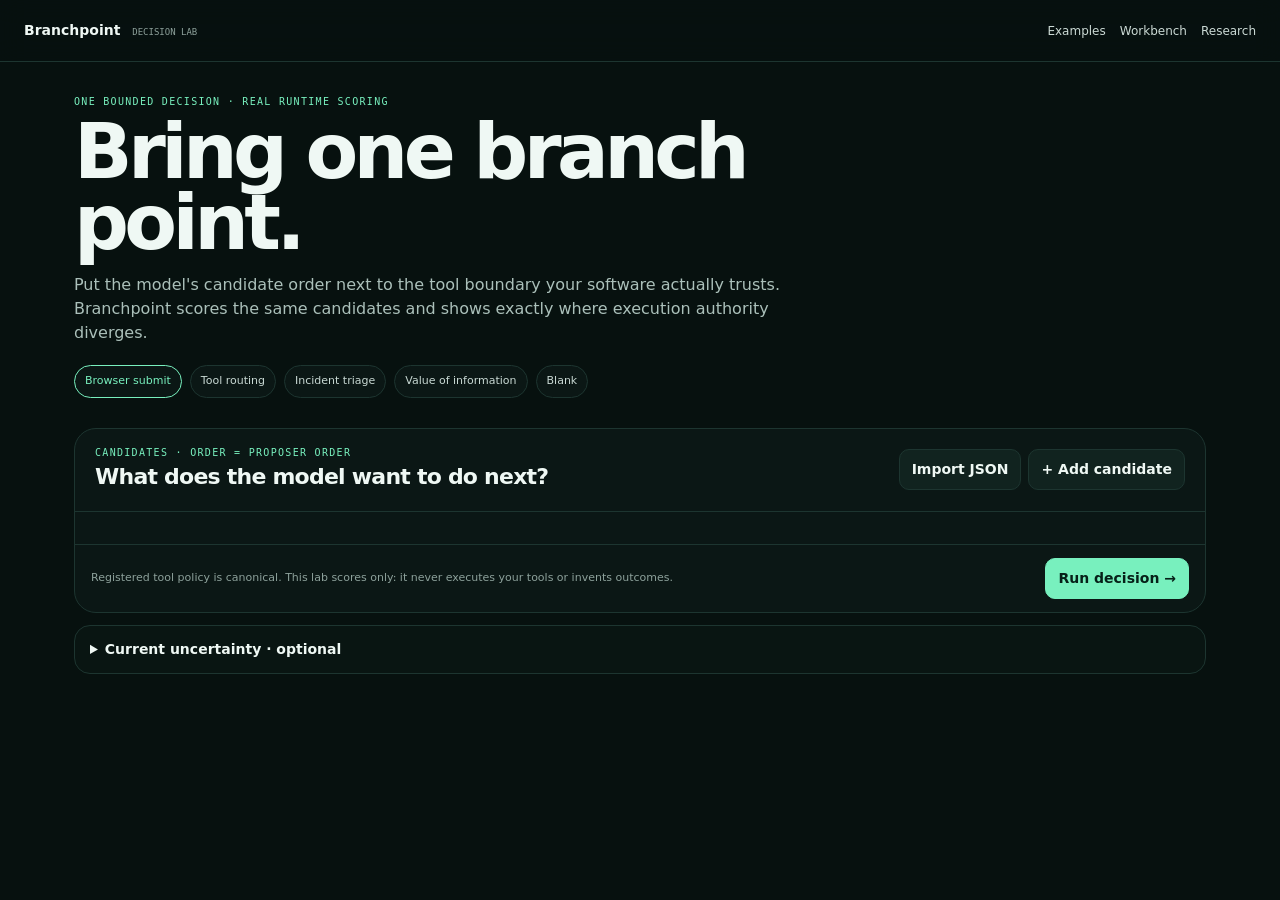
<file: branchpoint/templates/decision_lab.html>
<!doctype html>
<html lang="en"><head><meta charset="utf-8"><meta name="viewport" content="width=device-width,initial-scale=1">
<title>Branchpoint · Decision Lab</title>
<style>
:root{--bg:#07110f;--paper:#0b1715;--paper2:#0e1d1a;--ink:#eff8f4;--muted:#8da19b;--line:#1d3530;--mint:#78f0be;--amber:#ffc96f;--red:#ff8f8f;--blue:#91b8ff}
*{box-sizing:border-box}body{margin:0;background:var(--bg);color:var(--ink);font:14px/1.5 Inter,system-ui,sans-serif}button,input,textarea,select{font:inherit}.top{height:62px;padding:0 24px;display:flex;align-items:center;justify-content:space-between;border-bottom:1px solid var(--line);position:sticky;top:0;background:#07110fee;backdrop-filter:blur(14px);z-index:5}.brand{font-weight:850}.brand span{font:9px ui-monospace,monospace;color:var(--muted);margin-left:7px}.top nav{display:flex;gap:14px}.top a{color:#cbdad5;text-decoration:none;font-size:12px}
main{max-width:1180px;margin:auto;padding:34px 24px 80px}.hero{max-width:880px}.eyebrow{font:10px ui-monospace,monospace;color:var(--mint);letter-spacing:.13em}.hero h1{font-size:clamp(44px,6vw,78px);line-height:.92;letter-spacing:-.06em;margin:10px 0 15px}.hero p{max-width:760px;color:#abc0ba;font-size:16px;margin:0}.presets{display:flex;gap:8px;flex-wrap:wrap;margin-top:20px}.preset{border:1px solid var(--line);background:var(--paper);color:#c9d9d4;border-radius:999px;padding:7px 10px;cursor:pointer;font-size:11px}.preset.on{border-color:var(--mint);color:var(--mint)}
.stage{margin-top:30px;border:1px solid var(--line);border-radius:22px;background:var(--paper);overflow:hidden}.stage-head{display:flex;justify-content:space-between;gap:16px;align-items:center;padding:18px 20px;border-bottom:1px solid var(--line)}.stage-head h2{font-size:22px;margin:2px 0 0;letter-spacing:-.035em}.stage-head p{margin:0;color:var(--muted);font-size:11px}.btn{border:1px solid var(--line);background:#11231f;color:var(--ink);border-radius:10px;padding:9px 12px;cursor:pointer;font-weight:750}.btn.primary{background:var(--mint);border-color:var(--mint);color:#062018}.btn.ghost{background:transparent}.btn:disabled{opacity:.5;cursor:not-allowed}
.candidates{padding:16px;display:grid;gap:10px}.candidate{border:1px solid #223b35;border-radius:16px;background:#091512;overflow:hidden}.candidate-head{display:flex;justify-content:space-between;align-items:center;gap:12px;padding:12px 13px;border-bottom:1px solid #1a302b}.candidate-order{display:flex;align-items:center;gap:8px}.rank{width:25px;height:25px;border-radius:8px;border:1px solid #365248;display:grid;place-items:center;font:10px ui-monospace,monospace;color:var(--mint)}.candidate-title{font-weight:800}.tiny{font:9px ui-monospace,monospace;color:var(--muted)}.candidate-actions{display:flex;gap:5px}.icon{width:28px;height:28px;border:1px solid var(--line);background:#0d1c19;color:#b8cbc5;border-radius:8px;cursor:pointer}
.candidate-body{display:grid;grid-template-columns:1.25fr .9fr;gap:0}.model-side,.tool-side{padding:13px}.tool-side{border-left:1px solid #1a302b;background:#0c1916}.side-label{font:9px ui-monospace,monospace;letter-spacing:.1em;color:var(--muted);margin-bottom:9px}.tool-side .side-label{color:var(--amber)}.row{display:grid;grid-template-columns:1fr 1fr;gap:8px;margin-bottom:8px}.field label{display:block;font-size:9px;color:var(--muted);margin-bottom:4px}.field input,.field select,.field textarea{width:100%;border:1px solid #223a34;background:#07110f;color:var(--ink);border-radius:8px;padding:8px}.field textarea{min-height:58px;resize:vertical}.three{display:grid;grid-template-columns:repeat(3,1fr);gap:7px}.check{display:flex;align-items:center;gap:7px;color:#c9d9d4;font-size:11px}.check input{accent-color:var(--mint)}.boundary-off{opacity:.42}.contract{margin-top:10px;border-top:1px solid #1a302b;padding-top:9px}.contract summary{cursor:pointer;color:#aabdb7;font-size:10px}.contract textarea{min-height:96px;font:9px/1.45 ui-monospace,monospace}.stage-foot{display:flex;justify-content:space-between;gap:14px;align-items:center;border-top:1px solid var(--line);padding:13px 16px}.stage-foot span{color:var(--muted);font-size:11px}
.uncertainty{margin-top:12px;border:1px solid var(--line);border-radius:16px;background:#091512}.uncertainty summary{cursor:pointer;padding:13px 15px;font-weight:750}.hyp-body{padding:0 15px 15px}.hyp-list{display:grid;gap:7px}.hyp{display:grid;grid-template-columns:90px 1fr 110px auto;gap:7px}.hyp input{width:100%;border:1px solid #223a34;background:#07110f;color:var(--ink);border-radius:8px;padding:8px}
.result{display:none;margin-top:18px}.result.on{display:block}.split{display:grid;grid-template-columns:1fr 54px 1fr;border:1px solid var(--line);border-radius:22px;overflow:hidden;background:var(--paper)}.arm{padding:22px;min-height:220px}.arm.changed{background:#0d211a}.arm-label{font:9px ui-monospace,monospace;letter-spacing:.11em;color:var(--muted)}.arm.changed .arm-label{color:var(--mint)}.arm h2{font-size:31px;letter-spacing:-.045em;margin:16px 0 7px}.arm p{color:var(--muted);margin:0}.scoreline{display:flex;gap:6px;flex-wrap:wrap;margin-top:16px}.pill{border:1px solid #29443b;border-radius:999px;padding:5px 7px;font:9px ui-monospace,monospace;color:#a8beb7}.pill.hot{border-color:#8d6b32;color:var(--amber)}.arrow{display:grid;place-items:center;border-left:1px solid var(--line);border-right:1px solid var(--line);font-size:28px;color:#56736a}
.reason{margin-top:11px;border:1px solid var(--line);border-radius:14px;padding:14px;background:#091512}.reason strong{display:block;margin-bottom:4px}.reason p{margin:0;color:var(--muted);font-size:12px}.ranking{margin-top:11px;border:1px solid var(--line);border-radius:14px;background:#091512}.ranking summary{cursor:pointer;padding:13px 14px;font-weight:750}.ranking-body{padding:0 14px 14px}.rank-row{display:grid;grid-template-columns:42px 1fr repeat(4,88px);gap:8px;align-items:center;padding:9px 0;border-top:1px solid #172a25}.rank-row:first-child{border-top:0}.rank-row small{color:var(--muted)}.rank-row b{font-size:12px}.metric{text-align:right;font:10px ui-monospace,monospace}.metric span{display:block;color:var(--muted);font-size:8px}.raw{white-space:pre-wrap;word-break:break-word;background:#06100e;border:1px solid var(--line);border-radius:10px;padding:10px;font:10px/1.5 ui-monospace,monospace;color:#a9c1ba;max-height:320px;overflow:auto}.handoff{margin-top:11px;border:1px solid var(--line);border-radius:14px;background:#091512;padding:14px;display:flex;justify-content:space-between;gap:14px;align-items:center}.handoff b{display:block}.handoff p{margin:2px 0 0;color:var(--muted);font-size:11px}.handoff-actions{display:flex;gap:7px;flex-wrap:wrap}.copy-status{font:9px ui-monospace,monospace;color:var(--mint);margin-top:5px}
@media(max-width:780px){.candidate-body{grid-template-columns:1fr}.tool-side{border-left:0;border-top:1px solid #1a302b}.split{grid-template-columns:1fr}.arrow{height:44px;border:0;border-top:1px solid var(--line);border-bottom:1px solid var(--line);transform:rotate(90deg)}.rank-row{grid-template-columns:34px 1fr 70px 70px}.rank-row .metric:nth-last-child(-n+2){display:none}.hyp{grid-template-columns:70px 1fr}.hyp input:nth-child(3){grid-column:1}.hyp button{grid-column:2}.row,.three{grid-template-columns:1fr}.stage-head{align-items:flex-start;flex-direction:column}}
</style></head><body>
<header class="top"><div class="brand">Branchpoint <span>DECISION LAB</span></div><nav><a href="/demo">Examples</a><a href="/workbench">Workbench</a><a href="/research">Research</a></nav></header>
<main>
<section class="hero"><div class="eyebrow">ONE BOUNDED DECISION · REAL RUNTIME SCORING</div><h1>Bring one branch point.</h1><p>Put the model's candidate order next to the tool boundary your software actually trusts. Branchpoint scores the same candidates and shows exactly where execution authority diverges.</p>
<div class="presets"><button class="preset on" data-preset="browser">Browser submit</button><button class="preset" data-preset="routing">Tool routing</button><button class="preset" data-preset="incident">Incident triage</button><button class="preset" data-preset="evsi">Value of information</button><button class="preset" data-preset="blank">Blank</button></div></section>

<section class="stage">
<div class="stage-head"><div><div class="eyebrow">CANDIDATES · ORDER = PROPOSER ORDER</div><h2>What does the model want to do next?</h2></div><div style="display:flex;gap:7px;flex-wrap:wrap"><input id="importFile" type="file" accept=".json,application/json" hidden><button class="btn" id="importBtn">Import JSON</button><button class="btn" id="addCandidate">+ Add candidate</button></div></div>
<div class="candidates" id="candidates"></div>
<div class="stage-foot"><span>Registered tool policy is canonical. This lab scores only: it never executes your tools or invents outcomes.</span><button class="btn primary" id="decideBtn">Run decision →</button></div>
</section>

<details class="uncertainty" id="uncertainty"><summary>Current uncertainty · optional</summary><div class="hyp-body"><div class="hyp-list" id="hypotheses"></div><button class="btn ghost" id="addHyp" style="margin-top:8px">+ Add hypothesis</button></div></details>

<section class="result" id="result">
<div class="split">
  <div class="arm"><div class="arm-label">MODEL FIRST</div><h2 id="propName">—</h2><p id="propSub">First item in the submitted candidate order.</p><div class="scoreline" id="propScore"></div></div>
  <div class="arrow">→</div>
  <div class="arm changed" id="runtimeArm"><div class="arm-label">RUNTIME DECISION</div><h2 id="runtimeName">—</h2><p id="runtimeSub">—</p><div class="scoreline" id="runtimeScore"></div></div>
</div>
<div class="reason" id="reason"></div>
<div class="handoff"><div><b>Use this decision in your code</b><p>Copy the exact candidate order and canonical tool policy you just tested.</p><div class="copy-status" id="copyStatus"></div></div><div class="handoff-actions"><button class="btn" id="fullTrajectory">Run full trajectory →</button><button class="btn" id="generatePack">Generate pack</button><button class="btn" id="copyPython">Copy Python</button><button class="btn" id="copyPayload">Copy API payload</button></div></div>
<details class="ranking"><summary>See full ranking and score provenance</summary><div class="ranking-body"><div id="ranking"></div><details style="margin-top:10px"><summary class="tiny">raw response</summary><pre class="raw" id="raw">—</pre></details></div></details>
</section>
</main>
<script>
const $=id=>document.getElementById(id),esc=v=>String(v??'').replace(/[&<>"]/g,m=>({'&':'&amp;','<':'&lt;','>':'&gt;','"':'&quot;'}[m]));
let candidates=[],hypotheses=[],activePreset='browser';
const presetScenario={browser:'browser_action_guard',routing:'tool_routing',incident:'incident_triage'};

const presets={
 browser:{
  candidates:[
   {kind:'intervene',name:'submit_form',goal:.95,info:0,cost:0,risk:0,irreversibility:0,rationale:'The page looks ready; submit immediately.',registered:true,toolCost:.12,toolRisk:.72,reversible:false},
   {kind:'observe',name:'inspect_submission_state',goal:.15,info:.70,cost:0,risk:0,irreversibility:0,rationale:'Verify page/session state before creating an external side effect.',registered:true,toolCost:.02,toolRisk:0,reversible:true}
  ],hypotheses:[]
 },
 routing:{
  candidates:[
   {kind:'retrieve',name:'route_private_account_tool',goal:.90,info:.05,cost:0,risk:0,rationale:'Use account data to answer the request.',registered:true,toolCost:.08,toolRisk:.12,reversible:true,tests:''},
   {kind:'retrieve',name:'route_public_search_tool',goal:.82,info:.28,cost:0,risk:0,rationale:'Use fresh public information.',registered:true,toolCost:.04,toolRisk:0,reversible:true,tests:'H1,H2,H3'},
   {kind:'ask',name:'escalate_for_approval',goal:.45,info:.62,cost:0,risk:0,rationale:'Pause before any state-changing capability is released.',registered:true,toolCost:.03,toolRisk:0,reversible:true,tests:'H1,H2,H3'}
  ],hypotheses:[
   {id:'H1',statement:'The request needs private account data.',p:.33},
   {id:'H2',statement:'The request needs fresh public information.',p:.33},
   {id:'H3',statement:'The request may change external state.',p:.34}
  ]
 },
 incident:{
  candidates:[
   {kind:'observe',name:'read_generic_logs',goal:.20,info:.20,cost:0,risk:0,rationale:'Start with familiar broad service logs.',registered:true,toolCost:.05,toolRisk:0,reversible:true,tests:'H1,H2,H3'},
   {kind:'observe',name:'read_latency_signature',goal:.18,info:.78,cost:0,risk:0,rationale:'Compare release timing, DB queueing, and upstream spans.',registered:true,toolCost:.025,toolRisk:0,reversible:true,tests:'H1,H2,H3'},
   {kind:'intervene',name:'rollback_release',goal:.75,info:0,cost:0,risk:.12,rationale:'Rollback the latest release immediately.',registered:true,toolCost:.18,toolRisk:.18,reversible:true}
  ],hypotheses:[
   {id:'H1',statement:'The release caused the latency spike.',p:.34},
   {id:'H2',statement:'The database is saturated.',p:.33},
   {id:'H3',statement:'An upstream dependency is degraded.',p:.33}
  ]
 },
 evsi:{
  candidates:[
   {kind:'observe',name:'diagnose',goal:0,info:0,cost:0,risk:0,rationale:'Buy evidence only if it improves the downstream intervention.',tests:'H1,H2',registered:true,toolCost:.08,toolRisk:0,reversible:true,experiment:{experiment_id:'diagnostic',outcomes:[{outcome:'leans_h1',likelihoods:{H1:.75,H2:.25}},{outcome:'leans_h2',likelihoods:{H1:.25,H2:.75}}]}},
   {kind:'intervene',name:'fix_h1',goal:1,info:0,cost:0,risk:0,rationale:'Act on H1 now.',registered:true,toolCost:.20,toolRisk:0,reversible:true,intervention:{intervention_id:'fix_h1',utilities:{H1:1,H2:-1}}},
   {kind:'intervene',name:'fix_h2',goal:1,info:0,cost:0,risk:0,rationale:'Act on H2 now.',registered:true,toolCost:.20,toolRisk:0,reversible:true,intervention:{intervention_id:'fix_h2',utilities:{H1:-1,H2:1}}}
  ],
  hypotheses:[
   {id:'H1',statement:'Mechanism one is active.',p:.70},
   {id:'H2',statement:'Mechanism two is active.',p:.30}
  ]
 },
 blank:{candidates:[
   {kind:'observe',name:'inspect_first',goal:.2,info:.5,cost:0,risk:0,rationale:'Gather one useful observation.',registered:true,toolCost:.02,toolRisk:0,reversible:true},
   {kind:'intervene',name:'act_now',goal:.8,info:0,cost:0,risk:0,rationale:'Act immediately.',registered:true,toolCost:.1,toolRisk:.25,reversible:false}
  ],hypotheses:[]}
};

function normalizeCandidate(x={}){return {kind:x.kind||'observe',name:x.name||'new_action',goal:Number(x.goal??0),info:Number(x.info??0),cost:Number(x.cost??0),risk:Number(x.risk??0),irreversibility:Number(x.irreversibility??0),rationale:x.rationale||'',tests:x.tests||'',registered:x.registered!==false,toolCost:Number(x.toolCost??0),toolRisk:Number(x.toolRisk??0),reversible:x.reversible!==false,experimentJson:x.experimentJson??(x.experiment?JSON.stringify(x.experiment,null,2):''),interventionJson:x.interventionJson??(x.intervention?JSON.stringify(x.intervention,null,2):'')}}
function candidateCard(c,i){return '<article class="candidate" data-i="'+i+'"><div class="candidate-head"><div class="candidate-order"><span class="rank">'+(i+1)+'</span><div><div class="candidate-title">'+esc(c.name||'candidate')+'</div><div class="tiny">'+(i===0?'PROPOSER FIRST':'ALTERNATIVE')+'</div></div></div><div class="candidate-actions"><button class="icon" data-up="'+i+'" title="move up">↑</button><button class="icon" data-down="'+i+'" title="move down">↓</button><button class="icon" data-remove="'+i+'" title="remove">×</button></div></div><div class="candidate-body"><div class="model-side"><div class="side-label">MODEL SUBMISSION</div><div class="row"><div class="field"><label>Action name</label><input data-f="name" value="'+esc(c.name)+'"></div><div class="field"><label>Kind</label><select data-f="kind">'+['observe','retrieve','ask','intervene','wait','stop'].map(k=>'<option '+(k===c.kind?'selected':'')+'>'+k+'</option>').join('')+'</select></div></div><div class="three"><div class="field"><label>Goal gain</label><input type="number" min="0" max="1" step=".01" data-f="goal" value="'+c.goal+'"></div><div class="field"><label>Info gain</label><input type="number" min="0" max="1" step=".01" data-f="info" value="'+c.info+'"></div><div class="field"><label>Model risk</label><input type="number" min="0" step=".01" data-f="risk" value="'+c.risk+'"></div></div><div class="field" style="margin-top:8px"><label>Rationale</label><textarea data-f="rationale">'+esc(c.rationale)+'</textarea></div><div class="field" style="margin-top:8px"><label>Tests hypotheses · comma separated</label><input data-f="tests" value="'+esc(c.tests)+'"></div></div><div class="tool-side '+(c.registered?'':'boundary-off')+'"><div class="side-label">REGISTERED TOOL POLICY</div><label class="check"><input type="checkbox" data-f="registered" '+(c.registered?'checked':'')+'> This action has a canonical tool boundary</label><div class="three" style="margin-top:9px"><div class="field"><label>Canonical cost</label><input type="number" min="0" step=".01" data-f="toolCost" value="'+c.toolCost+'"></div><div class="field"><label>Canonical risk</label><input type="number" min="0" step=".01" data-f="toolRisk" value="'+c.toolRisk+'"></div><label class="check" style="align-self:end;padding-bottom:8px"><input type="checkbox" data-f="reversible" '+(c.reversible?'checked':'')+'> reversible</label></div><details class="contract"><summary>Advanced causal contract · optional</summary><div class="field" style="margin-top:8px"><label>ExperimentContract JSON · runtime-owned P(outcome | hypothesis)</label><textarea data-f="experimentJson" placeholder='{"experiment_id":"probe","outcomes":[...]}'>'+esc(c.experimentJson)+'</textarea></div><div class="field" style="margin-top:8px"><label>InterventionContract JSON · utility(action | hypothesis)</label><textarea data-f="interventionJson" placeholder='{"intervention_id":"fix","utilities":{"H1":1,"H2":-1}}'>'+esc(c.interventionJson)+'</textarea></div></details></div></div></article>'}
function renderCandidates(){$('candidates').innerHTML=candidates.map(candidateCard).join('');document.querySelectorAll('.candidate').forEach(card=>{const i=Number(card.dataset.i);card.querySelectorAll('[data-f]').forEach(el=>el.oninput=()=>{const f=el.dataset.f;if(['registered','reversible'].includes(f))candidates[i][f]=el.checked;else if(['goal','info','cost','risk','irreversibility','toolCost','toolRisk'].includes(f))candidates[i][f]=Number(el.value||0);else candidates[i][f]=el.value;if(f==='name')card.querySelector('.candidate-title').textContent=el.value;if(f==='registered')card.querySelector('.tool-side').classList.toggle('boundary-off',!el.checked)});});document.querySelectorAll('[data-up]').forEach(b=>b.onclick=()=>move(Number(b.dataset.up),-1));document.querySelectorAll('[data-down]').forEach(b=>b.onclick=()=>move(Number(b.dataset.down),1));document.querySelectorAll('[data-remove]').forEach(b=>b.onclick=()=>{if(candidates.length>1){candidates.splice(Number(b.dataset.remove),1);renderCandidates()}})}
function move(i,d){const j=i+d;if(j<0||j>=candidates.length)return;[candidates[i],candidates[j]]=[candidates[j],candidates[i]];renderCandidates()}
function renderHyp(){if(!hypotheses.length){$('hypotheses').innerHTML='<div class="tiny">No explicit world state. Runtime will use candidate + tool policy only.</div>';return}$('hypotheses').innerHTML=hypotheses.map((h,i)=>'<div class="hyp" data-hi="'+i+'"><input data-hf="id" value="'+esc(h.id)+'" placeholder="H1"><input data-hf="statement" value="'+esc(h.statement)+'" placeholder="what might be true"><input type="number" min=".001" max=".999" step=".01" data-hf="p" value="'+h.p+'"><button class="icon" data-hr="'+i+'">×</button></div>').join('');document.querySelectorAll('.hyp').forEach(row=>{const i=Number(row.dataset.hi);row.querySelectorAll('[data-hf]').forEach(el=>el.oninput=()=>{hypotheses[i][el.dataset.hf]=el.dataset.hf==='p'?Number(el.value||0):el.value})});document.querySelectorAll('[data-hr]').forEach(b=>b.onclick=()=>{hypotheses.splice(Number(b.dataset.hr),1);renderHyp()})}
function setPreset(name){const p=presets[name]||presets.browser;activePreset=name;candidates=p.candidates.map(normalizeCandidate);hypotheses=(p.hypotheses||[]).map(x=>({...x}));document.querySelectorAll('.preset').forEach(b=>b.classList.toggle('on',b.dataset.preset===name));renderCandidates();renderHyp();$('result').classList.remove('on')}
function optionalJson(text,label){const raw=String(text||'').trim();if(!raw)return null;try{return JSON.parse(raw)}catch(e){throw new Error(label+' is not valid JSON: '+e.message)}}
function payload(){return {candidates:candidates.map(c=>({kind:c.kind,name:c.name,expected_goal_gain:c.goal,expected_information_gain:c.info,cost:c.cost,risk:c.risk,irreversibility:c.irreversibility,rationale:c.rationale,tests_hypotheses:String(c.tests||'').split(',').map(x=>x.trim()).filter(Boolean)})),tools:candidates.filter(c=>c.registered).map(c=>({name:c.name,description:c.name,cost:c.toolCost,risk:c.toolRisk,reversible:c.reversible,experiment_contract:optionalJson(c.experimentJson,c.name+' ExperimentContract'),intervention_contract:optionalJson(c.interventionJson,c.name+' InterventionContract')})),hypotheses:hypotheses.filter(h=>h.id&&h.statement).map(h=>({hypothesis_id:h.id,statement:h.statement,probability:Number(h.p||.001)}))}}
function loadPortable(p){if(!p||!Array.isArray(p.candidates)||!p.candidates.length)throw new Error('JSON needs a non-empty candidates array');activePreset=null;const tools=new Map((Array.isArray(p.tools)?p.tools:[]).map(t=>[String(t.name||''),t]));candidates=p.candidates.map((row,i)=>{const t=tools.get(String(row.name||''));return normalizeCandidate({kind:row.kind||'observe',name:row.name||('candidate_'+(i+1)),goal:row.expected_goal_gain||0,info:row.expected_information_gain||0,cost:row.cost||0,risk:row.risk||0,irreversibility:row.irreversibility||0,rationale:row.rationale||'',tests:Array.isArray(row.tests_hypotheses)?row.tests_hypotheses.join(','):'',registered:Boolean(t),toolCost:t?.cost||0,toolRisk:t?.risk||0,reversible:t?.reversible!==false,experiment:t?.experiment_contract||null,intervention:t?.intervention_contract||null})});hypotheses=(Array.isArray(p.hypotheses)?p.hypotheses:[]).map((h,i)=>({id:h.hypothesis_id||h.id||('H'+(i+1)),statement:h.statement||'',p:Number(h.probability||.001)}));document.querySelectorAll('.preset').forEach(b=>b.classList.remove('on'));renderCandidates();renderHyp();$('result').classList.remove('on')}
async function importDecisionFile(file){if(!file)return;try{loadPortable(JSON.parse(await file.text()))}catch(e){alert('Could not import decision JSON: '+e.message)}finally{$('importFile').value=''}}
function pyString(v){return JSON.stringify(String(v))}
function pythonSnippet(){const serialized=JSON.stringify(payload(),null,2);return ['import json','from branchpoint import arbitrate_payload','','payload = json.loads('+pyString(serialized)+')','result = arbitrate_payload(payload)','print(result["selected"]["name"])'].join('\n')}
async function copyText(text,label){try{await navigator.clipboard.writeText(text);$('copyStatus').textContent=label+' copied'}catch(_e){$('copyStatus').textContent='Copy blocked by browser · open raw response instead'}}async function generatePack(){let decision;try{decision=payload()}catch(e){$('copyStatus').textContent=e.message;return}const raw=(prompt('Capability pack id','my_capability_pack')||'').trim();if(!raw)return;const label=raw.replace(/[_-]+/g,' ').replace(/\b\w/g,c=>c.toUpperCase());$('copyStatus').textContent='Generating starter…';try{const res=await fetch('/api/scaffold',{method:'POST',headers:{'content-type':'application/json'},body:JSON.stringify({decision,pack_id:raw,label})});const data=await res.json();if(!res.ok)throw new Error(data.detail||'scaffold failed');try{await navigator.clipboard.writeText(data.source);$('copyStatus').textContent='Starter pack copied · connect real handlers before live use'}catch(_e){$('raw').textContent=data.source;$('result').classList.add('on');$('raw').open=true;$('copyStatus').textContent='Clipboard blocked · starter source shown in Raw response below'}}catch(e){$('copyStatus').textContent='Generate pack failed: '+e.message}}
function pill(label,value,hot=false){return '<span class="pill '+(hot?'hot':'')+'">'+esc(label)+' '+esc(value)+'</span>'}
function scoreFor(d,name){return (d.ranking||[]).find(r=>r.candidate?.name===name)}
function sourceLabel(s){if(!s)return 'runtime score';if(s.decision_value_source==='runtime_expected_decision_value_after_sampling')return 'EVSI · expected decision value after sampling';if(s.decision_value_source==='runtime_expected_intervention_utility')return 'expected intervention value';if(s.information_source==='runtime_bayesian_eig')return 'Bayesian EIG';if(s.information_source==='runtime_hypothesis_discrimination')return 'hypothesis discrimination';if(s.information_source==='unanchored_model_estimate')return 'model info estimate ignored';return s.information_source||s.decision_value_source||'runtime score'}
function decisionScoreChips(s){if(!s)return '';let out=pill('utility',Number(s.total_utility).toFixed(3))+pill('info',Number(s.information_gain).toFixed(3))+pill('cost',Number(s.cost).toFixed(2));if(s.expected_value_of_sample_information!=null)out+=pill('EVSI',Number(s.expected_value_of_sample_information).toFixed(3),true);if(s.net_value_of_sampling!=null)out+=pill('net sample',Number(s.net_value_of_sampling).toFixed(3),Number(s.net_value_of_sampling)>0);return out}
function renderResult(d){const p=d.proposer_first||{},s=d.selected||{},pr=scoreFor(d,p.name),sr=scoreFor(d,s.name),changed=Boolean(d.changed_proposer_order);$('fullTrajectory').hidden=!presetScenario[activePreset];$('propName').textContent=p.name||'—';$('runtimeName').textContent=s.name||'—';$('runtimeArm').classList.toggle('changed',changed);$('runtimeSub').textContent=(changed?'Runtime changed the first branch before execution. ':'Runtime accepted proposer order. ')+sourceLabel(sr?.score)+'.';$('propScore').innerHTML=pr?pill('utility',Number(pr.score.total_utility).toFixed(3))+pill('risk',Number(pr.score.risk).toFixed(2),pr.canonical_overrides?.includes('risk'))+pill('irreversible',Number(pr.score.irreversibility).toFixed(2),pr.canonical_overrides?.includes('irreversibility')):'';$('runtimeScore').innerHTML=sr?decisionScoreChips(sr.score):'';let why=[];(d.reasons||[]).forEach(r=>{if(r.code==='higher_runtime_utility')why.push('runtime utility improved by '+Number(r.delta||0).toFixed(3));if(r.code==='canonical_tool_policy')why.push('registered tool policy overrode proposer fields: '+(r.fields||[]).join(', '));if(r.code==='runtime_information_source')why.push('information value came from '+r.source)});$('reason').innerHTML='<strong>'+(changed?'Why the branch changed':'Why the branch stayed')+'</strong><p>'+esc(why.join(' · ')||'No canonical constraint or stronger runtime score changed proposer order.')+'</p>';$('ranking').innerHTML=(d.ranking||[]).map(r=>'<div class="rank-row"><div class="rank">'+r.rank+'</div><div><b>'+esc(r.candidate.name)+'</b><br><small>'+esc(r.candidate.kind)+' · '+esc(sourceLabel(r.score))+(r.canonical_overrides?.length?' · canonical '+esc(r.canonical_overrides.join('/')):'')+'</small></div><div class="metric"><span>UTILITY</span>'+Number(r.score.total_utility).toFixed(3)+'</div><div class="metric"><span>INFO</span>'+Number(r.score.information_gain).toFixed(3)+'</div><div class="metric"><span>RISK</span>'+Number(r.score.risk).toFixed(2)+'</div><div class="metric"><span>COST</span>'+Number(r.score.cost).toFixed(2)+'</div></div>').join('');$('raw').textContent=JSON.stringify(d,null,2);$('result').classList.add('on');$('result').scrollIntoView({behavior:'smooth',block:'start'})}
async function runDecision(){const b=$('decideBtn');b.disabled=true;b.textContent='Scoring…';try{const r=await fetch('/api/decide',{method:'POST',headers:{'content-type':'application/json'},body:JSON.stringify(payload())});const d=await r.json();if(!r.ok)throw new Error(d.detail||JSON.stringify(d));renderResult(d)}catch(e){$('reason').innerHTML='<strong>Decision input rejected</strong><p>'+esc(e.message)+'</p>';$('result').classList.add('on')}finally{b.disabled=false;b.textContent='Run decision →'}}
document.querySelectorAll('.preset').forEach(b=>b.onclick=()=>setPreset(b.dataset.preset));$('importBtn').onclick=()=>$('importFile').click();$('importFile').onchange=e=>importDecisionFile(e.target.files?.[0]);$('addCandidate').onclick=()=>{candidates.push(normalizeCandidate({name:'candidate_'+(candidates.length+1)}));renderCandidates()};$('addHyp').onclick=()=>{hypotheses.push({id:'H'+(hypotheses.length+1),statement:'',p:Math.max(.01,1/(hypotheses.length+1))});renderHyp()};$('decideBtn').onclick=runDecision;$('fullTrajectory').onclick=()=>{const scenario=presetScenario[activePreset];if(scenario)location.href='/workbench?scenario='+encodeURIComponent(scenario)+'&mode=safe&from=decision'};$('generatePack').onclick=generatePack;$('copyPython').onclick=()=>{try{copyText(pythonSnippet(),'Python')}catch(e){$('copyStatus').textContent=e.message}};$('copyPayload').onclick=()=>{try{copyText(JSON.stringify(payload(),null,2),'API payload')}catch(e){$('copyStatus').textContent=e.message}};setPreset('browser');
</script></body></html>
</file>
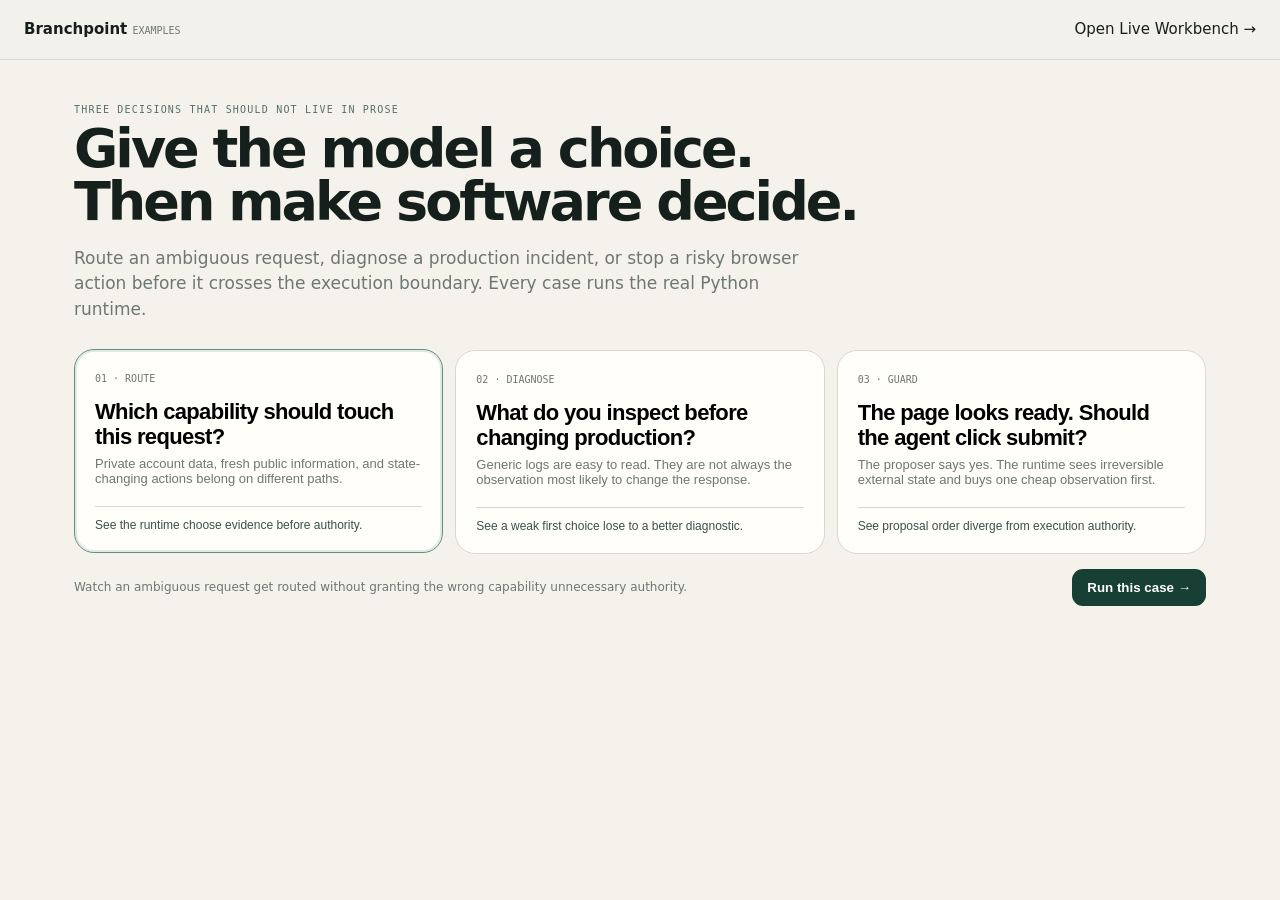
<file: branchpoint/templates/probe_demo.html>
<!doctype html>
<html lang="en"><head><meta charset="utf-8"><meta name="viewport" content="width=device-width,initial-scale=1">
<title>Branchpoint · Examples</title>
<style>
:root{--bg:#f4f2eb;--paper:#fffef9;--ink:#15201d;--muted:#6d7773;--line:#d9d8cf;--green:#173f34;--mint:#d9f5e9;--amber:#ffe8bb;--blue:#e8f1ff}
*{box-sizing:border-box}body{margin:0;background:var(--bg);color:var(--ink);font:15px/1.5 Inter,system-ui,sans-serif}.top{height:60px;display:flex;align-items:center;justify-content:space-between;padding:0 24px;border-bottom:1px solid var(--line);position:sticky;top:0;background:#f4f2ebed;z-index:4}.top a{color:inherit;text-decoration:none}.brand{font-weight:850}.mono{font:10px ui-monospace,monospace;color:var(--muted)}
main{max-width:1180px;margin:auto;padding:44px 24px 80px}.eyebrow{font:10px ui-monospace,monospace;letter-spacing:.12em;color:#567067}.hero{max-width:850px}.hero h1{font-size:54px;line-height:.98;letter-spacing:-.055em;margin:8px 0 13px}.hero p{font-size:17px;color:var(--muted);max-width:750px}
.cases{display:grid;grid-template-columns:repeat(3,1fr);gap:12px;margin-top:28px}.case{border:1px solid var(--line);background:var(--paper);border-radius:20px;padding:20px;cursor:pointer;text-align:left;transition:.16s}.case:hover,.case.active{transform:translateY(-1px);border-color:#6b8a80}.case.active{box-shadow:0 0 0 2px #dcece5 inset}.case .n{font:10px ui-monospace,monospace;color:var(--muted)}.case h2{font-size:22px;line-height:1.1;letter-spacing:-.03em;margin:15px 0 7px}.case p{margin:0;color:var(--muted);font-size:13px}.case .lesson{margin-top:20px;padding-top:11px;border-top:1px solid var(--line);font-size:12px;color:#385149}
.runbar{display:flex;align-items:center;justify-content:space-between;gap:14px;margin:15px 0}.runbar p{margin:0;color:var(--muted);font-size:12px}.btn{border:0;border-radius:11px;background:var(--green);color:white;padding:11px 15px;font-weight:800;cursor:pointer}.btn:disabled{opacity:.45}
.story{display:none;border:1px solid var(--line);background:var(--paper);border-radius:22px;overflow:hidden}.story.on{display:block}.story-head{padding:21px 24px;border-bottom:1px solid var(--line);display:flex;justify-content:space-between;gap:18px;align-items:end}.story-head h2{font-size:27px;margin:3px 0 0;letter-spacing:-.03em}.story-head p{margin:0;color:var(--muted);font-size:12px;max-width:520px}.summary{display:grid;grid-template-columns:repeat(4,1fr);border-bottom:1px solid var(--line)}.metric{padding:14px;border-right:1px solid var(--line)}.metric:last-child{border-right:0}.metric span,.metric b{display:block}.metric span{font:9px ui-monospace,monospace;color:var(--muted)}.metric b{font-size:18px;margin-top:5px}
.timeline{padding:24px}.step{display:grid;grid-template-columns:90px 1fr;gap:17px;padding-bottom:22px;position:relative}.step:before{content:"";position:absolute;left:78px;top:10px;bottom:-3px;width:1px;background:#d7d9d4}.step:last-child:before{display:none}.dot{position:absolute;left:73px;top:6px;width:11px;height:11px;border-radius:99px;background:var(--green);box-shadow:0 0 0 4px var(--paper)}.label{text-align:right;color:var(--muted);font:9px ui-monospace,monospace;padding-top:1px}.content h3{margin:0 0 4px;font-size:17px}.content p{margin:0;color:var(--muted)}.belief-shift{display:flex;gap:7px;flex-wrap:wrap;margin-top:8px}.chip{padding:4px 7px;border-radius:8px;background:#eff2ee;font:10px ui-monospace,monospace}.chip.up{background:var(--mint)}.chip.guard{background:var(--amber)}.chip.open{background:var(--blue)}
.takeaway{margin:0 24px 24px;padding:16px 18px;border-radius:15px;background:var(--mint)}.takeaway b{display:block;margin-bottom:4px}.handoff{display:flex;justify-content:space-between;gap:14px;align-items:center;margin:0 24px 24px;padding:15px 17px;border:1px solid var(--line);border-radius:15px;background:#f7f8f4}.handoff p{margin:0;color:var(--muted);font-size:12px}.handoff a{text-decoration:none;white-space:nowrap}.error{color:#934047;font-size:12px}
@media(max-width:850px){.cases{grid-template-columns:1fr}.summary{grid-template-columns:1fr 1fr}.hero h1{font-size:42px}}@media(max-width:560px){.story-head,.runbar,.handoff{align-items:flex-start;flex-direction:column}.step{grid-template-columns:62px 1fr}.step:before{left:52px}.dot{left:47px}}
</style></head><body>
<header class="top"><a class="brand" href="/">Branchpoint <span class="mono">EXAMPLES</span></a><a href="/workbench">Open Live Workbench →</a></header>
<main>
<section class="hero"><div class="eyebrow">THREE DECISIONS THAT SHOULD NOT LIVE IN PROSE</div><h1>Give the model a choice.<br>Then make software decide.</h1><p>Route an ambiguous request, diagnose a production incident, or stop a risky browser action before it crosses the execution boundary. Every case runs the real Python runtime.</p></section>
<section class="cases">
<button class="case active" data-case="route"><span class="n">01 · ROUTE</span><h2>Which capability should touch this request?</h2><p>Private account data, fresh public information, and state-changing actions belong on different paths.</p><div class="lesson">See the runtime choose evidence before authority.</div></button>
<button class="case" data-case="incident"><span class="n">02 · DIAGNOSE</span><h2>What do you inspect before changing production?</h2><p>Generic logs are easy to read. They are not always the observation most likely to change the response.</p><div class="lesson">See a weak first choice lose to a better diagnostic.</div></button>
<button class="case" data-case="browser"><span class="n">03 · GUARD</span><h2>The page looks ready. Should the agent click submit?</h2><p>The proposer says yes. The runtime sees irreversible external state and buys one cheap observation first.</p><div class="lesson">See proposal order diverge from execution authority.</div></button>
</section>
<div class="runbar"><p id="caseHint">Watch an ambiguous request get routed without granting the wrong capability unnecessary authority.</p><button class="btn" id="runBtn">Run this case →</button></div>
<div id="err" class="error"></div>
<section class="story" id="story">
  <div class="story-head"><div><div class="eyebrow">REAL RUNTIME TRAJECTORY</div><h2 id="storyTitle">—</h2></div><p id="storySub">—</p></div>
  <div class="summary"><div class="metric"><span>RESULT</span><b id="mResult">—</b></div><div class="metric"><span>DECISIONS</span><b id="mDecisions">—</b></div><div class="metric"><span>PROBABILITY</span><b id="mPosterior">—</b></div><div class="metric"><span>TRACE</span><b id="mTrace">—</b></div></div>
  <div class="timeline" id="timeline"></div>
  <div class="takeaway"><b id="takeawayTitle">—</b><span id="takeawayText">—</span></div>
  <div class="handoff"><p><b>Do not stop at the example.</b><br>Carry the same problem into a live session, override the candidate, request a replan, or let Safe Auto continue until a meaningful branch appears.</p><a class="btn" id="openWorkbench" href="/workbench">Open in Workbench →</a></div>
</section>
</main>
<script>
const $=id=>document.getElementById(id),esc=v=>String(v??'').replace(/[&<>"]/g,m=>({'&':'&amp;','<':'&lt;','>':'&gt;','"':'&quot;'}[m]));
let active='route';
const specs={
 route:{scenario:'tool_routing',hidden_hypothesis:'H3',outcome_mode:'deterministic',goal:'Route an ambiguous request to the right capability while minimizing unnecessary access and avoiding accidental side effects.',title:'Do not give every request the same kind of authority.',sub:'The runtime distinguishes private reads, fresh public information, and state-changing work before choosing the path.',hint:'Watch an ambiguous request get routed without granting the wrong capability unnecessary authority.',take:'Routing is a decision. A similarity score can propose a path; software still owns abstention, verification, and escalation.'},
 incident:{scenario:'incident_triage',hidden_hypothesis:'H2',outcome_mode:'deterministic',goal:'Diagnose the most likely cause of a production latency spike and choose the least-wasteful corrective action.',title:'The easiest log to read is not always the best next observation.',sub:'A generic log scan is plausible. A more discriminative signal changes the downstream intervention faster.',hint:'Watch the runtime skip a weak generic diagnostic and buy the observation that can change the production response.',take:'The important question is not “which tool sounds relevant?” It is “which observation can actually change what we do next?”'},
 browser:{scenario:'browser_action_guard',hidden_hypothesis:'H2',outcome_mode:'deterministic',goal:'Complete the browser task without submitting a stale or unauthorized form.',title:'The proposer says submit. The runtime says verify first.',sub:'The same candidate list contains a tempting irreversible action and one cheap read-only check.',hint:'Watch the plain proposal order point at Submit while the runtime changes the first branch to a read-only verification.',take:'A model can propose an external action. It should not silently inherit permission to cross the execution boundary.'}
};
function updateHandoff(){const s=specs[active];$('openWorkbench').href='/workbench?from=examples&scenario='+encodeURIComponent(s.scenario)+'&goal='+encodeURIComponent(s.goal)+'&mode=safe'}
document.querySelectorAll('.case').forEach(b=>b.onclick=()=>{active=b.dataset.case;document.querySelectorAll('.case').forEach(x=>x.classList.toggle('active',x===b));$('caseHint').textContent=specs[active].hint;updateHandoff()});updateHandoff();
function shiftHTML(row){const d=row.posterior_delta||{};const chips=Object.entries(d).filter(([,v])=>Math.abs(Number(v))>.001).sort((a,b)=>Math.abs(Number(b[1]))-Math.abs(Number(a[1]))).slice(0,3);return chips.length?'<div class="belief-shift">'+chips.map(([id,v])=>'<span class="chip '+(Number(v)>0?'up':'')+'">'+esc(id)+' '+(Number(v)>=0?'+':'')+(100*Number(v)).toFixed(1)+'pp</span>').join('')+'</div>':''}
function step(label,title,text,chips=''){return '<div class="step"><div class="label">'+esc(label)+'</div><i class="dot"></i><div class="content"><h3>'+esc(title)+'</h3><p>'+text+'</p>'+chips+'</div></div>'}
async function run(){const s=specs[active],btn=$('runBtn');btn.disabled=true;$('err').textContent='';try{const r=await fetch('/api/run',{method:'POST',headers:{'content-type':'application/json'},body:JSON.stringify({scenario:s.scenario,hidden_hypothesis:s.hidden_hypothesis,outcome_mode:s.outcome_mode,proposer_family:'deterministic',max_steps:6,max_probes:3,seed:0})});const d=await r.json();if(!r.ok)throw new Error(d.detail||JSON.stringify(d));$('storyTitle').textContent=s.title;$('storySub').textContent=s.sub;const m=d.metrics||{};$('mResult').textContent=m.success===true?'SUCCESS':m.success===false?'NOT YET':'DONE';$('mDecisions').textContent=(d.decisions||[]).length;$('mPosterior').textContent=Math.round(100*Number(m.true_hypothesis_posterior||0))+'%';$('mTrace').textContent=String(d.trace_id||'—').slice(0,8);let h=step('START','Start with competing explanations','The runtime starts from defeasible hypotheses, not a single answer.');(d.episode_ledger||[]).forEach((row,i)=>{const sel=row.selected||{},obs=row.observation||{},ins=row.decision_inspector||{};let chips='';if(ins.diverged)chips+='<div class="belief-shift"><span class="chip guard">runtime changed proposer choice</span></div>';chips+=shiftHTML(row);h+=step('STEP '+(i+1),(sel.kind||'action')+' · '+(sel.name||'—'),esc(JSON.stringify(obs.result??obs).slice(0,230)),chips)});if(active==='browser'&&(d.decisions||[])[0]?.selected?.name==='inspect_submission_state')h+=step('BOUNDARY','Execution authority changed the first move','The proposer listed submit first. Canonical risk and irreversibility made the runtime verify session state before any external side effect.','<div class="belief-shift"><span class="chip guard">submit → verify first</span></div>');h+=step('END','The runtime stops sampling','The stop condition comes from the trajectory, not from one model response.');$('timeline').innerHTML=h;$('takeawayTitle').textContent='This is a decision loop, not a tool carousel';$('takeawayText').textContent=s.take;$('story').classList.add('on');$('story').scrollIntoView({behavior:'smooth',block:'start'})}catch(e){$('err').textContent='Run failed: '+e.message}finally{btn.disabled=false}}
$('runBtn').onclick=run;
</script></body></html>
</file>
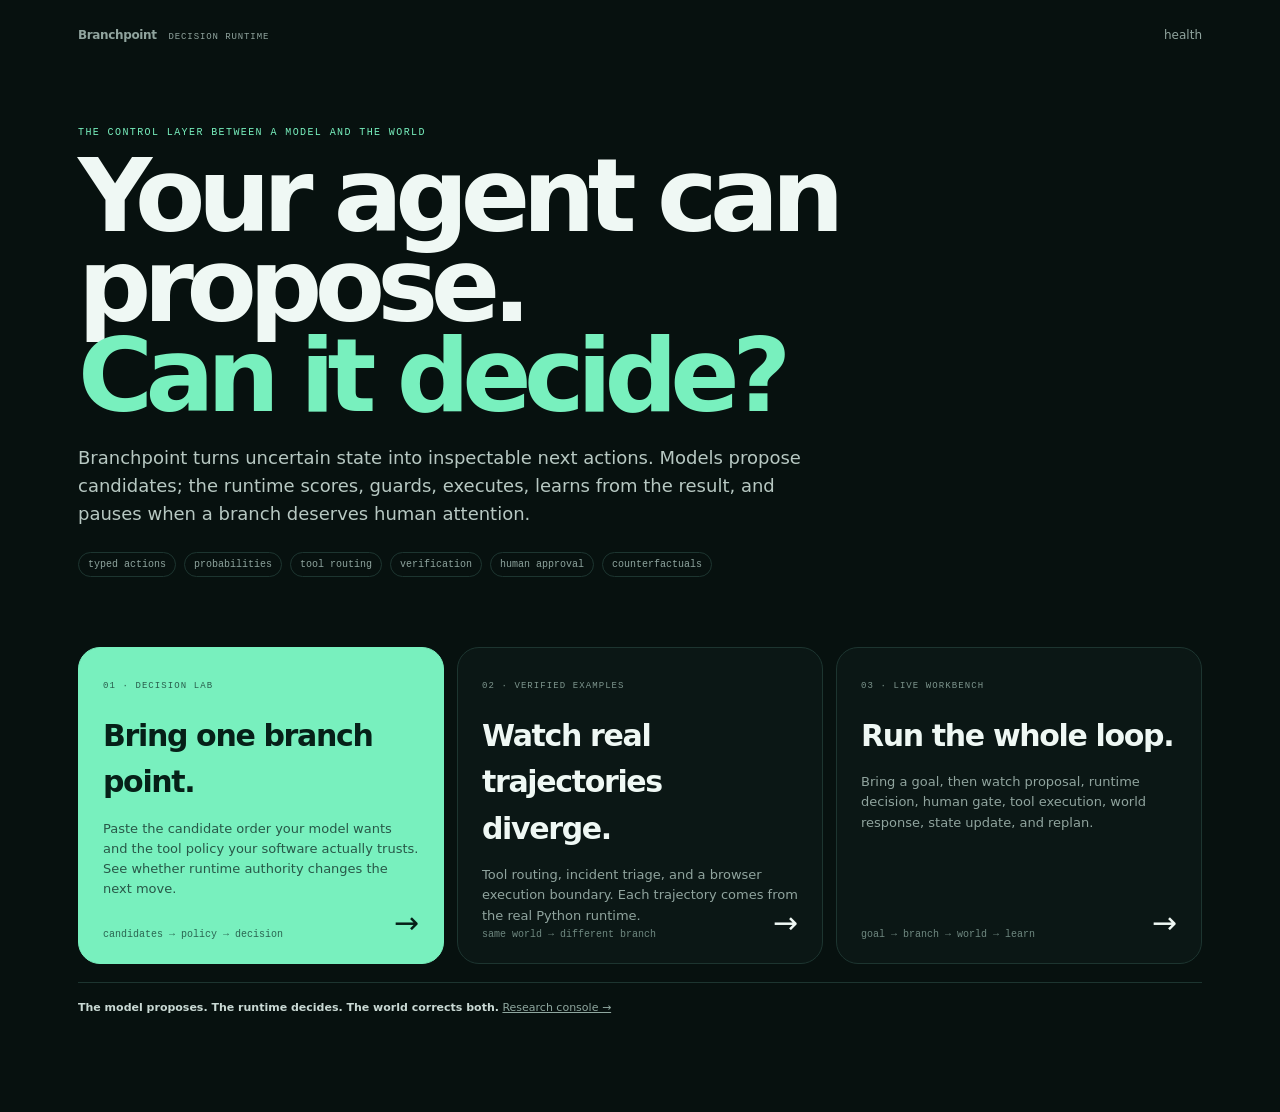
<file: branchpoint/templates/probe_landing.html>
<!doctype html>
<html lang="en"><head><meta charset="utf-8"><meta name="viewport" content="width=device-width,initial-scale=1">
<meta name="description" content="Branchpoint is a causal decision runtime and control plane for agents operating under uncertainty.">
<title>Branchpoint — causal decision runtime</title>
<style>
:root{--bg:#07110f;--paper:#0b1715;--ink:#eff8f4;--muted:#90a49e;--line:#1d3530;--mint:#78f0be}
*{box-sizing:border-box}body{margin:0;background:var(--bg);color:var(--ink);font:15px/1.55 Inter,ui-sans-serif,system-ui,sans-serif}a{color:inherit}.wrap{max-width:1180px;margin:auto;padding:26px 28px 80px}.top{display:flex;align-items:center;justify-content:space-between;margin-bottom:82px}.brand{font-weight:850;letter-spacing:-.03em;text-decoration:none}.brand small{margin-left:8px;color:var(--muted);font:9px ui-monospace,monospace;letter-spacing:.1em}.top a{color:var(--muted);font-size:12px;text-decoration:none}.hero{max-width:950px}.kicker{color:var(--mint);font:10px ui-monospace,monospace;letter-spacing:.14em}.hero h1{font-size:clamp(56px,8vw,104px);line-height:.88;letter-spacing:-.075em;margin:13px 0 23px}.hero h1 em{color:var(--mint);font-style:normal}.hero p{max-width:760px;margin:0;color:#b7c8c2;font-size:18px}.proof{display:flex;gap:8px;flex-wrap:wrap;margin-top:24px}.proof span{border:1px solid var(--line);border-radius:999px;padding:6px 9px;color:#8ea49e;font:10px ui-monospace,monospace}.grid{display:grid;grid-template-columns:1fr 1fr 1fr;gap:13px;margin-top:70px}.card{position:relative;display:block;min-height:300px;padding:24px;border:1px solid var(--line);border-radius:22px;background:var(--paper);text-decoration:none;transition:.16s}.card:hover{transform:translateY(-2px);border-color:#40665a}.card.primary{background:var(--mint);color:#062018;border-color:var(--mint)}.tag{font:9px ui-monospace,monospace;letter-spacing:.12em;color:#7d958d}.primary .tag{color:#295e4d}.card h2{font-size:30px;letter-spacing:-.045em;margin:18px 0 9px}.card p{color:var(--muted);font-size:13px}.primary p{color:#285848}.flow{position:absolute;left:24px;bottom:23px;font:10px ui-monospace,monospace;color:#6f8880}.primary .flow{color:#2a6551}.arrow{position:absolute;right:24px;bottom:16px;font-size:30px}.principle{margin-top:18px;padding:16px 0;border-top:1px solid var(--line);color:#718881;font-size:11px}.principle strong{color:#c9d9d4}
@media(max-width:860px){.grid{grid-template-columns:1fr}.card{min-height:250px}.top{margin-bottom:54px}.hero h1{font-size:56px}}
</style></head>
<body><main class="wrap">
<header class="top"><a class="brand" href="/">Branchpoint <small>DECISION RUNTIME</small></a><a href="/health">health</a></header>
<section class="hero">
<div class="kicker">THE CONTROL LAYER BETWEEN A MODEL AND THE WORLD</div>
<h1>Your agent can propose.<br><em>Can it decide?</em></h1>
<p>Branchpoint turns uncertain state into inspectable next actions. Models propose candidates; the runtime scores, guards, executes, learns from the result, and pauses when a branch deserves human attention.</p>
<div class="proof"><span>typed actions</span><span>probabilities</span><span>tool routing</span><span>verification</span><span>human approval</span><span>counterfactuals</span></div>
</section>
<section class="grid">
<a class="card primary" href="/decide"><span class="tag">01 · DECISION LAB</span><h2>Bring one branch point.</h2><p>Paste the candidate order your model wants and the tool policy your software actually trusts. See whether runtime authority changes the next move.</p><div class="flow">candidates → policy → decision</div><span class="arrow">→</span></a>
<a class="card" href="/demo"><span class="tag">02 · VERIFIED EXAMPLES</span><h2>Watch real trajectories diverge.</h2><p>Tool routing, incident triage, and a browser execution boundary. Each trajectory comes from the real Python runtime.</p><div class="flow">same world → different branch</div><span class="arrow">→</span></a>
<a class="card" href="/workbench"><span class="tag">03 · LIVE WORKBENCH</span><h2>Run the whole loop.</h2><p>Bring a goal, then watch proposal, runtime decision, human gate, tool execution, world response, state update, and replan.</p><div class="flow">goal → branch → world → learn</div><span class="arrow">→</span></a>
</section>
<div class="principle"><strong>The model proposes. The runtime decides. The world corrects both.</strong> <a href="/research" style="color:#8fa79f">Research console →</a></div>
</main></body></html>
</file>
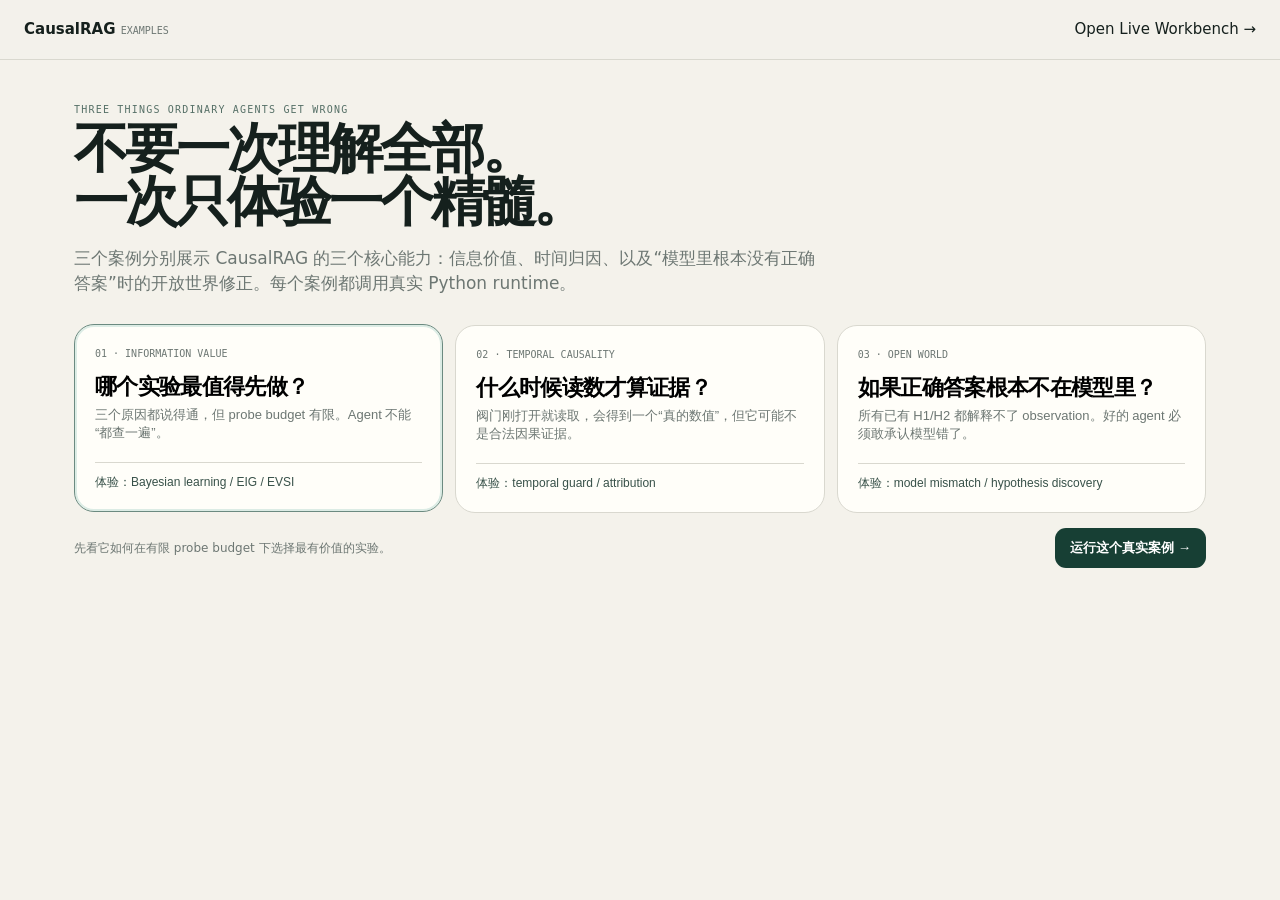
<file: causalrag/templates/probe_demo.html>
<!doctype html>
<html lang="zh-CN"><head><meta charset="utf-8"><meta name="viewport" content="width=device-width,initial-scale=1">
<title>CausalRAG · Examples</title>
<style>
:root{--bg:#f4f2eb;--paper:#fffef9;--ink:#15201d;--muted:#6d7773;--line:#d9d8cf;--green:#173f34;--mint:#d9f5e9;--amber:#ffe8bb;--blue:#e8f1ff}
*{box-sizing:border-box}body{margin:0;background:var(--bg);color:var(--ink);font:15px/1.5 Inter,system-ui,sans-serif}.top{height:60px;display:flex;align-items:center;justify-content:space-between;padding:0 24px;border-bottom:1px solid var(--line);position:sticky;top:0;background:#f4f2ebed;z-index:4}.top a{color:inherit;text-decoration:none}.brand{font-weight:850}.mono{font:10px ui-monospace,monospace;color:var(--muted)}
main{max-width:1180px;margin:auto;padding:44px 24px 80px}.eyebrow{font:10px ui-monospace,monospace;letter-spacing:.12em;color:#567067}.hero{max-width:850px}.hero h1{font-size:54px;line-height:.98;letter-spacing:-.055em;margin:8px 0 13px}.hero p{font-size:17px;color:var(--muted);max-width:750px}
.cases{display:grid;grid-template-columns:repeat(3,1fr);gap:12px;margin-top:28px}.case{border:1px solid var(--line);background:var(--paper);border-radius:20px;padding:20px;cursor:pointer;text-align:left;transition:.16s}.case:hover,.case.active{transform:translateY(-1px);border-color:#6b8a80}.case.active{box-shadow:0 0 0 2px #dcece5 inset}.case .n{font:10px ui-monospace,monospace;color:var(--muted)}.case h2{font-size:22px;line-height:1.1;letter-spacing:-.03em;margin:15px 0 7px}.case p{margin:0;color:var(--muted);font-size:13px}.case .lesson{margin-top:20px;padding-top:11px;border-top:1px solid var(--line);font-size:12px;color:#385149}
.runbar{display:flex;align-items:center;justify-content:space-between;gap:14px;margin:15px 0}.runbar p{margin:0;color:var(--muted);font-size:12px}.btn{border:0;border-radius:11px;background:var(--green);color:white;padding:11px 15px;font-weight:800;cursor:pointer}.btn:disabled{opacity:.45}
.story{display:none;border:1px solid var(--line);background:var(--paper);border-radius:22px;overflow:hidden}.story.on{display:block}.story-head{padding:21px 24px;border-bottom:1px solid var(--line);display:flex;justify-content:space-between;gap:18px;align-items:end}.story-head h2{font-size:27px;margin:3px 0 0;letter-spacing:-.03em}.story-head p{margin:0;color:var(--muted);font-size:12px;max-width:520px}.summary{display:grid;grid-template-columns:repeat(4,1fr);border-bottom:1px solid var(--line)}.metric{padding:14px;border-right:1px solid var(--line)}.metric:last-child{border-right:0}.metric span,.metric b{display:block}.metric span{font:9px ui-monospace,monospace;color:var(--muted)}.metric b{font-size:18px;margin-top:5px}
.timeline{padding:24px}.step{display:grid;grid-template-columns:90px 1fr;gap:17px;padding-bottom:22px;position:relative}.step:before{content:"";position:absolute;left:78px;top:10px;bottom:-3px;width:1px;background:#d7d9d4}.step:last-child:before{display:none}.dot{position:absolute;left:73px;top:6px;width:11px;height:11px;border-radius:99px;background:var(--green);box-shadow:0 0 0 4px var(--paper)}.label{text-align:right;color:var(--muted);font:9px ui-monospace,monospace;padding-top:1px}.content h3{margin:0 0 4px;font-size:17px}.content p{margin:0;color:var(--muted)}.belief-shift{display:flex;gap:7px;flex-wrap:wrap;margin-top:8px}.chip{padding:4px 7px;border-radius:8px;background:#eff2ee;font:10px ui-monospace,monospace}.chip.up{background:var(--mint)}.chip.guard{background:var(--amber)}.chip.open{background:var(--blue)}
.takeaway{margin:0 24px 24px;padding:16px 18px;border-radius:15px;background:var(--mint)}.takeaway b{display:block;margin-bottom:4px}.handoff{display:flex;justify-content:space-between;gap:14px;align-items:center;margin:0 24px 24px;padding:15px 17px;border:1px solid var(--line);border-radius:15px;background:#f7f8f4}.handoff p{margin:0;color:var(--muted);font-size:12px}.handoff a{text-decoration:none;white-space:nowrap}.error{color:#934047;font-size:12px}
@media(max-width:850px){.cases{grid-template-columns:1fr}.summary{grid-template-columns:1fr 1fr}.hero h1{font-size:42px}}@media(max-width:560px){.story-head,.runbar,.handoff{align-items:flex-start;flex-direction:column}.step{grid-template-columns:62px 1fr}.step:before{left:52px}.dot{left:47px}}
</style></head><body>
<header class="top"><a class="brand" href="/">CausalRAG <span class="mono">EXAMPLES</span></a><a href="/workbench">Open Live Workbench →</a></header>
<main>
<section class="hero"><div class="eyebrow">THREE THINGS ORDINARY AGENTS GET WRONG</div><h1>不要一次理解全部。<br>一次只体验一个精髓。</h1><p>三个案例分别展示 CausalRAG 的三个核心能力：信息价值、时间归因、以及“模型里根本没有正确答案”时的开放世界修正。每个案例都调用真实 Python runtime。</p></section>
<section class="cases">
<button class="case active" data-case="hvac"><span class="n">01 · INFORMATION VALUE</span><h2>哪个实验最值得先做？</h2><p>三个原因都说得通，但 probe budget 有限。Agent 不能“都查一遍”。</p><div class="lesson">体验：Bayesian learning / EIG / EVSI</div></button>
<button class="case" data-case="temporal"><span class="n">02 · TEMPORAL CAUSALITY</span><h2>什么时候读数才算证据？</h2><p>阀门刚打开就读取，会得到一个“真的数值”，但它可能不是合法因果证据。</p><div class="lesson">体验：temporal guard / attribution</div></button>
<button class="case" data-case="open"><span class="n">03 · OPEN WORLD</span><h2>如果正确答案根本不在模型里？</h2><p>所有已有 H1/H2 都解释不了 observation。好的 agent 必须敢承认模型错了。</p><div class="lesson">体验：model mismatch / hypothesis discovery</div></button>
</section>
<div class="runbar"><p id="caseHint">先看它如何在有限 probe budget 下选择最有价值的实验。</p><button class="btn" id="runBtn">运行这个真实案例 →</button></div>
<div id="err" class="error"></div>
<section class="story" id="story">
  <div class="story-head"><div><div class="eyebrow">REAL RUNTIME TRAJECTORY</div><h2 id="storyTitle">—</h2></div><p id="storySub">—</p></div>
  <div class="summary"><div class="metric"><span>RESULT</span><b id="mResult">—</b></div><div class="metric"><span>DECISIONS</span><b id="mDecisions">—</b></div><div class="metric"><span>PROBABILITY</span><b id="mPosterior">—</b></div><div class="metric"><span>TRACE</span><b id="mTrace">—</b></div></div>
  <div class="timeline" id="timeline"></div>
  <div class="takeaway"><b id="takeawayTitle">—</b><span id="takeawayText">—</span></div>
  <div class="handoff"><p><b>不要停在例子里。</b><br>把同一个问题带进真实 session，改候选、要求 replan，或者让 Safe Auto 自己跑。</p><a class="btn" id="openWorkbench" href="/workbench">Open in Workbench →</a></div>
</section>
</main>
<script>
const $=id=>document.getElementById(id),esc=v=>String(v??'').replace(/[&<>"]/g,m=>({'&':'&amp;','<':'&lt;','>':'&gt;','"':'&quot;'}[m]));
let active='hvac';
const specs={
 hvac:{scenario:'hvac_hidden_world',hidden_hypothesis:'H2',outcome_mode:'deterministic',goal:'Identify the hidden HVAC causal mechanism using diagnostic experiments, then apply the intervention most likely to fix it.',title:'有限预算下，先买哪条证据？',sub:'真实 runtime 会在多个 diagnostic action 之间做 arbitration，而不是按模型输出顺序照单全收。',hint:'先看它如何在有限 probe budget 下选择最有价值的实验。',take:'这里的精髓不是“会调工具”，而是把下一步当成一个决策问题：哪条 evidence 最可能改变最终 action。'},
 temporal:{scenario:'temporal_delayed_effect',hidden_hypothesis:'H1',outcome_mode:'deterministic',goal:'Identify whether the valve or a downstream restriction controls flow without mistaking a stale immediate read for the intervention effect.',title:'真实数值，也可能不是合法证据。',sub:'intervention 后必须等 causal window 打开；过早 read 会被 temporal attribution 拒绝。',hint:'重点看它为什么会先 WAIT，而不是立刻读一个看似真实的数。',take:'CausalRAG 不只判断“观测是什么”，还判断“它是不是由刚才那个 action 造成的”。'},
 open:{scenario:'open_world_mismatch',hidden_hypothesis:'H4',outcome_mode:'deterministic',goal:'Diagnose a failure that may lie outside the current modeled H1/H2 fault class and validate any newly discovered mechanism.',title:'Agent 发现：正确原因不在原来的模型里。',sub:'连续 observation 在 H1/H2 下都极不可能，runtime 触发 model mismatch，并允许发现 H4。',hint:'重点看已有假设都解释失败后，Agent 是否会创建并验证一个新机制。',take:'自精化最关键的一步不是把 H1/H2 权重调得更漂亮，而是承认 hypothesis class 本身不完整，并长出 H4。'}
};
function updateHandoff(){const s=specs[active];$('openWorkbench').href='/workbench?from=examples&scenario='+encodeURIComponent(s.scenario)+'&goal='+encodeURIComponent(s.goal)+'&mode=safe'}
document.querySelectorAll('.case').forEach(b=>b.onclick=()=>{active=b.dataset.case;document.querySelectorAll('.case').forEach(x=>x.classList.toggle('active',x===b));$('caseHint').textContent=specs[active].hint;updateHandoff()});updateHandoff();
function shiftHTML(row){const d=row.posterior_delta||{};const chips=Object.entries(d).filter(([,v])=>Math.abs(Number(v))>.001).sort((a,b)=>Math.abs(Number(b[1]))-Math.abs(Number(a[1]))).slice(0,3);return chips.length?'<div class="belief-shift">'+chips.map(([id,v])=>'<span class="chip '+(Number(v)>0?'up':'')+'">'+esc(id)+' '+(Number(v)>=0?'+':'')+(100*Number(v)).toFixed(1)+'pp</span>').join('')+'</div>':''}
function step(label,title,text,chips=''){return '<div class="step"><div class="label">'+esc(label)+'</div><i class="dot"></i><div class="content"><h3>'+esc(title)+'</h3><p>'+text+'</p>'+chips+'</div></div>'}
async function run(){const s=specs[active],btn=$('runBtn');btn.disabled=true;$('err').textContent='';try{const r=await fetch('/api/run',{method:'POST',headers:{'content-type':'application/json'},body:JSON.stringify({scenario:s.scenario,hidden_hypothesis:s.hidden_hypothesis,outcome_mode:s.outcome_mode,proposer_family:'deterministic',max_steps:6,max_probes:3,seed:0})});const d=await r.json();if(!r.ok)throw new Error(d.detail||JSON.stringify(d));$('storyTitle').textContent=s.title;$('storySub').textContent=s.sub;const m=d.metrics||{};$('mResult').textContent=m.success===true?'SUCCESS':m.success===false?'NOT YET':'DONE';$('mDecisions').textContent=(d.decisions||[]).length;$('mPosterior').textContent=Math.round(100*Number(m.true_hypothesis_posterior||0))+'%';$('mTrace').textContent=String(d.trace_id||'—').slice(0,8);let h=step('START','先建立竞争解释','Agent 不是从一个答案开始，而是从可被推翻的 hypotheses 开始。');(d.episode_ledger||[]).forEach((row,i)=>{const sel=row.selected||{},obs=row.observation||{},ins=row.decision_inspector||{};let chips='';if(ins.diverged)chips+='<div class="belief-shift"><span class="chip guard">runtime changed proposer choice</span></div>';chips+=shiftHTML(row);h+=step('STEP '+(i+1),(sel.kind||'action')+' · '+(sel.name||'—'),esc(JSON.stringify(obs.result??obs).slice(0,230)),chips)});if(active==='open'&&m.discovered_hypothesis)h+=step('MODEL UPDATE','新的 H4 被发现并进入 world model','原来的 H1/H2 hypothesis class 被现实证据判定为不完整。','<div class="belief-shift"><span class="chip open">new hypothesis H4</span></div>');h+=step('END','Agent 停止继续采样','最终结论与停止条件来自整条 trajectory，而不是单次模型回答。');$('timeline').innerHTML=h;$('takeawayTitle').textContent='你刚刚体验到的不是普通 tool calling';$('takeawayText').textContent=s.take;$('story').classList.add('on');$('story').scrollIntoView({behavior:'smooth',block:'start'})}catch(e){$('err').textContent='Run failed: '+e.message}finally{btn.disabled=false}}
$('runBtn').onclick=run;
</script></body></html>
</file>
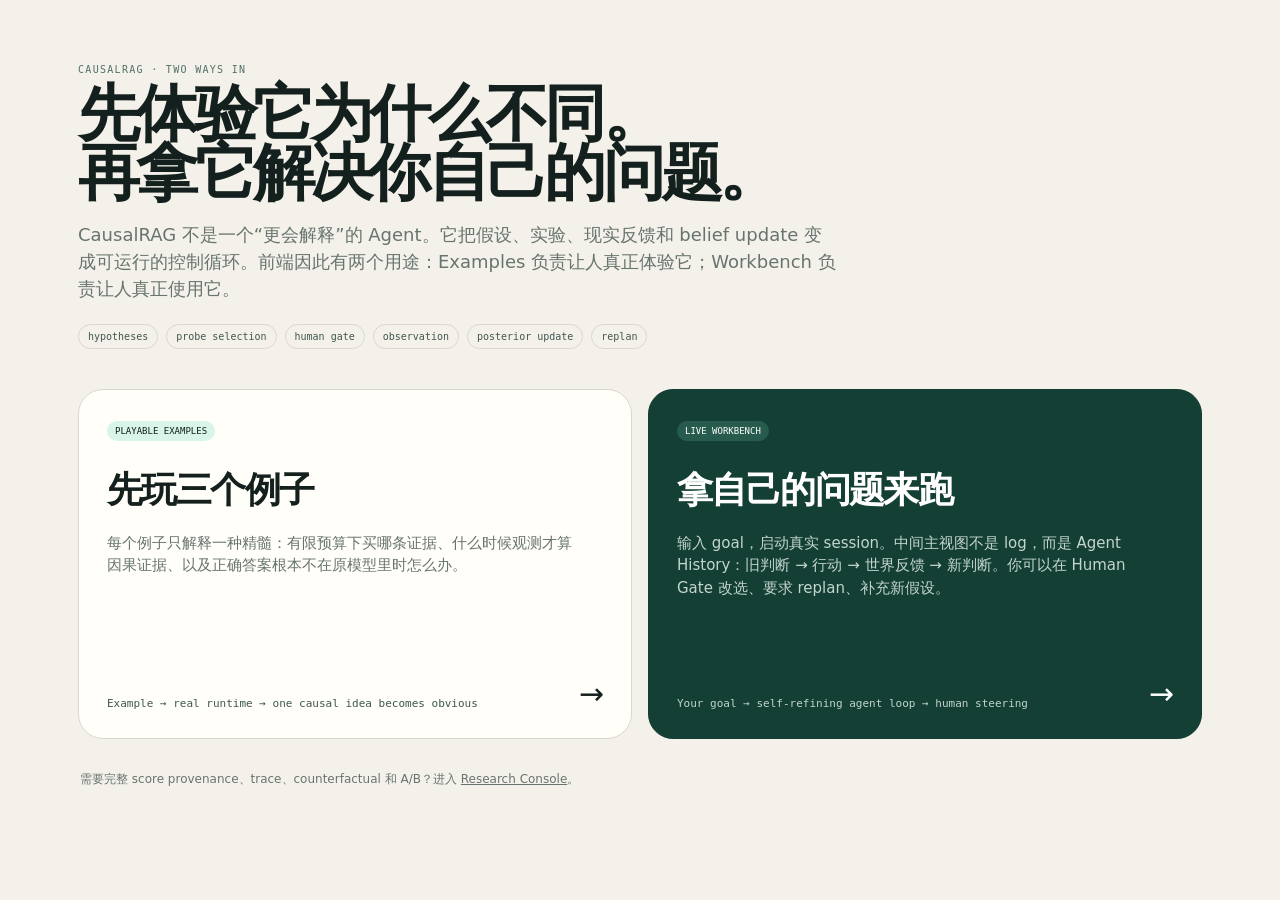
<file: causalrag/templates/probe_landing.html>
<!doctype html>
<html lang="zh-CN"><head><meta charset="utf-8"><meta name="viewport" content="width=device-width,initial-scale=1">
<title>CausalRAG</title>
<style>
:root{--bg:#f3f1ea;--paper:#fffef9;--ink:#14201d;--muted:#68746f;--line:#d9d7cf;--green:#143f34;--mint:#d9f5e9}
*{box-sizing:border-box}body{margin:0;background:var(--bg);color:var(--ink);font:15px/1.5 Inter,system-ui,sans-serif}main{max-width:1180px;margin:auto;padding:64px 28px 84px}.eyebrow{font:10px ui-monospace,monospace;letter-spacing:.13em;color:#537067}.hero{max-width:900px}.hero h1{font-size:62px;line-height:.95;letter-spacing:-.06em;margin:10px 0 16px}.hero p{font-size:18px;color:var(--muted);max-width:760px}.choice{display:grid;grid-template-columns:1fr 1fr;gap:16px;margin-top:40px}.card{display:block;text-decoration:none;color:inherit;border:1px solid var(--line);background:var(--paper);border-radius:25px;padding:28px;min-height:350px;position:relative;transition:.17s}.card:hover{transform:translateY(-2px);box-shadow:0 14px 42px #17231f10}.card.dark{background:var(--green);border-color:var(--green);color:white}.tag{display:inline-block;padding:5px 8px;border-radius:999px;background:var(--mint);font:9px ui-monospace,monospace}.dark .tag{background:#275b4e;color:white}.card h2{font-size:36px;letter-spacing:-.045em;margin:22px 0 8px}.card p{color:var(--muted);max-width:470px}.dark p{color:#c3d5cf}.flow{position:absolute;left:28px;bottom:28px;font:11px ui-monospace,monospace;color:#3e574f}.dark .flow{color:#c0d5ce}.arrow{position:absolute;right:27px;bottom:22px;font-size:30px}.research{margin-top:16px;padding:15px 2px;color:var(--muted);font-size:12px}.research a{color:inherit}.principle{display:flex;gap:8px;flex-wrap:wrap;margin-top:22px}.principle span{border:1px solid var(--line);border-radius:999px;padding:6px 9px;font:10px ui-monospace,monospace;color:#40564f}@media(max-width:760px){.choice{grid-template-columns:1fr}.hero h1{font-size:43px}.card{min-height:300px}}
</style></head><body><main>
<div class="eyebrow">CAUSALRAG · TWO WAYS IN</div>
<section class="hero"><h1>先体验它为什么不同。<br>再拿它解决你自己的问题。</h1><p>CausalRAG 不是一个“更会解释”的 Agent。它把假设、实验、现实反馈和 belief update 变成可运行的控制循环。前端因此有两个用途：Examples 负责让人真正体验它；Workbench 负责让人真正使用它。</p><div class="principle"><span>hypotheses</span><span>probe selection</span><span>human gate</span><span>observation</span><span>posterior update</span><span>replan</span></div></section>
<section class="choice">
<a class="card" href="/demo"><span class="tag">PLAYABLE EXAMPLES</span><h2>先玩三个例子</h2><p>每个例子只解释一种精髓：有限预算下买哪条证据、什么时候观测才算因果证据、以及正确答案根本不在原模型里时怎么办。</p><div class="flow">Example → real runtime → one causal idea becomes obvious</div><span class="arrow">→</span></a>
<a class="card dark" href="/workbench"><span class="tag">LIVE WORKBENCH</span><h2>拿自己的问题来跑</h2><p>输入 goal，启动真实 session。中间主视图不是 log，而是 Agent History：旧判断 → 行动 → 世界反馈 → 新判断。你可以在 Human Gate 改选、要求 replan、补充新假设。</p><div class="flow">Your goal → self-refining agent loop → human steering</div><span class="arrow">→</span></a>
</section>
<div class="research">需要完整 score provenance、trace、counterfactual 和 A/B？进入 <a href="/research">Research Console</a>。</div>
</main></body></html>
</file>
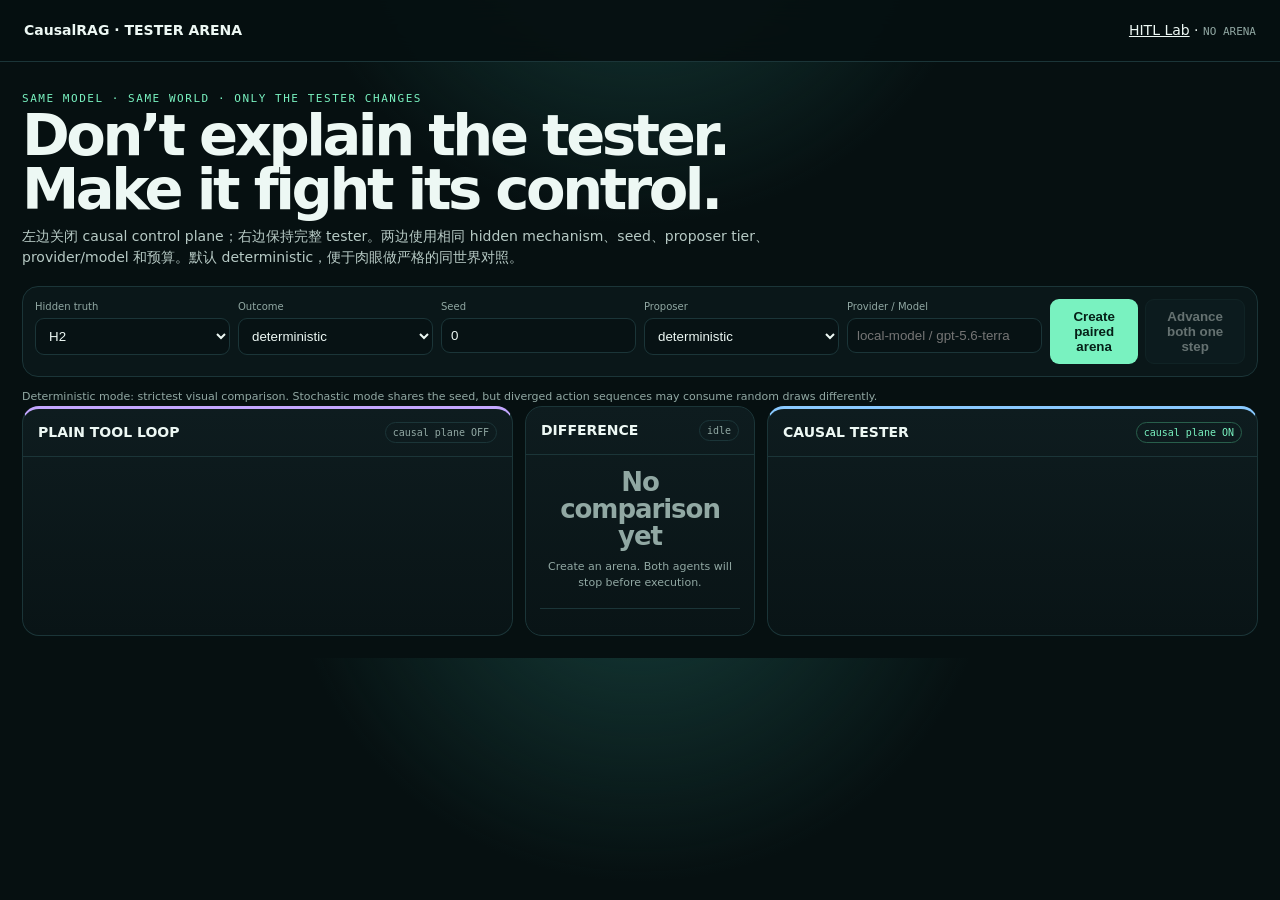
<file: causalrag/templates/tester_arena.html>
<!doctype html>
<html lang="zh-CN">
<head>
<meta charset="utf-8"><meta name="viewport" content="width=device-width,initial-scale=1">
<title>CausalRAG · Tester Arena</title>
<style>
:root{--bg:#061011;--panel:#0b1719;--ink:#edf8f4;--muted:#91a8a3;--line:#1b3538;--mint:#79f2c0;--blue:#89c9ff;--amber:#ffc96d;--red:#ff8585;--purple:#c3a7ff}
*{box-sizing:border-box}body{margin:0;background:radial-gradient(circle at 50% -20%,#17413d 0,transparent 35%),var(--bg);color:var(--ink);font:14px/1.5 Inter,ui-sans-serif,system-ui,-apple-system,sans-serif}
header{height:62px;padding:0 24px;display:flex;align-items:center;justify-content:space-between;border-bottom:1px solid var(--line);position:sticky;top:0;background:#061011eb;backdrop-filter:blur(14px);z-index:5}a{color:inherit}.mono{font:11px ui-monospace,SFMono-Regular,monospace;color:var(--muted)}
main{max-width:1580px;margin:auto;padding:22px}.hero{display:flex;justify-content:space-between;align-items:end;gap:20px;margin:8px 0 18px}.hero h1{font-size:clamp(32px,4.5vw,66px);line-height:.94;letter-spacing:-.06em;margin:4px 0 9px}.hero p{max-width:850px;color:#b7cac5;margin:0}.kicker{color:var(--mint);font:11px ui-monospace,SFMono-Regular,monospace;letter-spacing:.14em}
.setup{display:grid;grid-template-columns:repeat(6,1fr);gap:8px;padding:12px;background:#0a1719;border:1px solid var(--line);border-radius:16px;margin-bottom:12px}.field label{display:block;color:var(--muted);font-size:10px;margin-bottom:4px}select,input{width:100%;background:#071214;color:var(--ink);border:1px solid var(--line);border-radius:9px;padding:9px}.buttons{display:flex;gap:7px;align-items:end}.btn{border:1px solid var(--line);background:#102326;color:var(--ink);border-radius:9px;padding:9px 11px;font-weight:750;cursor:pointer}.btn.primary{background:var(--mint);color:#052017;border-color:transparent}.btn:disabled{opacity:.4}.arena{display:grid;grid-template-columns:1fr 230px 1fr;gap:12px}.arm,.center{background:linear-gradient(180deg,#0e1c1f,#091416);border:1px solid var(--line);border-radius:17px;overflow:hidden}.arm.baseline{border-top:3px solid var(--purple)}.arm.tester{border-top:3px solid var(--blue)}.head{padding:13px 15px;border-bottom:1px solid var(--line);display:flex;justify-content:space-between;align-items:center}.body{padding:14px}.badge{font:10px ui-monospace,SFMono-Regular,monospace;border:1px solid var(--line);border-radius:99px;padding:4px 7px;color:var(--muted)}.badge.live{color:var(--mint);border-color:#285e4b}
.metrics{display:grid;grid-template-columns:repeat(4,1fr);gap:6px;margin-bottom:10px}.metric{background:#071214;border:1px solid var(--line);border-radius:9px;padding:8px}.metric span{display:block;color:var(--muted);font-size:9px}.metric strong{font-size:18px}.gate{border:1px solid var(--line);border-radius:11px;padding:10px;background:#071214;min-height:125px}.gate b{font-size:15px}.candidate{border-top:1px solid #152b2e;padding-top:7px;margin-top:7px}.candidate small{display:block;color:var(--muted)}.score{font:10px ui-monospace,SFMono-Regular,monospace;color:#a5bbb6}.center{display:flex;flex-direction:column}.center .body{display:flex;flex:1;flex-direction:column;justify-content:center;text-align:center}.diverge{font-size:26px;font-weight:900;line-height:1.05;letter-spacing:-.04em}.same{color:var(--muted)}.different{color:var(--amber)}.delta{margin-top:16px;border-top:1px solid var(--line);padding-top:12px;text-align:left}.delta div{display:flex;justify-content:space-between;margin:5px 0}.timeline{margin-top:11px;max-height:330px;overflow:auto}.event{padding:7px 0;border-bottom:1px solid #13292c}.event .t{font:9px ui-monospace,SFMono-Regular,monospace;color:var(--muted)}.note{color:var(--muted);font-size:11px;margin-top:8px}.good{color:var(--mint)}.bad{color:var(--red)}
@media(max-width:1100px){.setup{grid-template-columns:1fr 1fr}.arena{grid-template-columns:1fr}.center{order:-1}}
</style>
</head>
<body>
<header><b>CausalRAG · TESTER ARENA</b><div><a href="/">HITL Lab</a> · <span class="mono" id="arenaId">NO ARENA</span></div></header>
<main>
<section class="hero"><div><div class="kicker">SAME MODEL · SAME WORLD · ONLY THE TESTER CHANGES</div><h1>Don’t explain the tester.<br>Make it fight its control.</h1><p>左边关闭 causal control plane；右边保持完整 tester。两边使用相同 hidden mechanism、seed、proposer tier、provider/model 和预算。默认 deterministic，便于肉眼做严格的同世界对照。</p></div></section>
<section class="setup">
<div class="field"><label>Hidden truth</label><select id="hidden"><option>H1</option><option selected>H2</option><option>H3</option></select></div>
<div class="field"><label>Outcome</label><select id="mode"><option selected>deterministic</option><option>stochastic</option></select></div>
<div class="field"><label>Seed</label><input id="seed" type="number" value="0"></div>
<div class="field"><label>Proposer</label><select id="family"><option selected>deterministic</option><option>small</option><option>frontier</option></select></div>
<div class="field"><label>Provider / Model</label><input id="model" placeholder="local-model / gpt-5.6-terra"></div>
<div class="buttons"><button id="create" class="btn primary">Create paired arena</button><button id="advance" class="btn" disabled>Advance both one step</button></div>
</section>
<div class="note" id="fairness">Deterministic mode: strictest visual comparison. Stochastic mode shares the seed, but diverged action sequences may consume random draws differently.</div>
<section class="arena">
<article class="arm baseline"><div class="head"><b>PLAIN TOOL LOOP</b><span class="badge">causal plane OFF</span></div><div class="body" id="baseline"></div></article>
<aside class="center"><div class="head"><b>DIFFERENCE</b><span class="badge" id="status">idle</span></div><div class="body"><div class="diverge same" id="diverge">No comparison yet</div><div class="note" id="why">Create an arena. Both agents will stop before execution.</div><div class="delta" id="delta"></div></div></aside>
<article class="arm tester"><div class="head"><b>CAUSAL TESTER</b><span class="badge live">causal plane ON</span></div><div class="body" id="tester"></div></article>
</section>
</main>
<script>
const $=id=>document.getElementById(id);let arena=null,timer=null;
const esc=v=>String(v==null?'':v).replace(/[&<>"']/g,m=>({'&':'&amp;','<':'&lt;','>':'&gt;','"':'&quot;',"'":'&#39;'}[m]));
function cfg(){let family=$('family').value;let p={hidden_hypothesis:$('hidden').value,outcome_mode:$('mode').value,seed:Number($('seed').value),max_steps:6,max_probes:3,proposer_family:family};if(family==='small'){p.provider='local';p.model=$('model').value||'local-model'}if(family==='frontier'){p.provider='openai';p.model=$('model').value||'gpt-5.6-terra'}return p}
function metric(result,key){let m=(result&&result.metrics)||{};let v=m[key];if(v==null)return'—';if(typeof v==='boolean')return v?'YES':'NO';return Number(v).toFixed(3)}
function candidateRows(p){if(!p)return'<div class="note">Waiting for decision…</div>';let rows=(p.candidates||[]).slice(0,4).map((c,i)=>'<div class="candidate"><b>#'+(i+1)+' '+esc(c.name)+'</b><small>'+esc(c.kind)+' · model EIG '+Number(c.expected_information_gain||0).toFixed(3)+'</small><div class="score">'+esc(c.rationale||'')+'</div></div>').join('');return '<div class="gate"><small class="mono">CURRENT CHOICE</small><br><b>'+esc((p.runtime_selected||{}).name||'—')+'</b><div class="score">'+esc(p.uncertainty||'')+'</div>'+rows+'</div>'}
function renderArm(id,s){let result=s.result||null;let pending=s.pending_decision||null;let html='<div class="metrics"><div class="metric"><span>SUCCESS</span><strong>'+metric(result,'success')+'</strong></div><div class="metric"><span>REGRET</span><strong>'+metric(result,'causal_regret')+'</strong></div><div class="metric"><span>COST</span><strong>'+metric(result,'total_cost')+'</strong></div><div class="metric"><span>PROBES</span><strong>'+metric(result,'probes')+'</strong></div></div>'+candidateRows(pending);if(result){let ds=result.decisions||[];html+='<div class="timeline">'+ds.map((d,i)=>'<div class="event"><div class="t">STEP '+i+'</div><b>'+esc((d.selected||{}).name)+'</b><div class="score">'+esc(d.rationale||'')+'</div></div>').join('')+'</div>'}$(id).innerHTML=html}
function render(a){arena=a;$('arenaId').textContent=a.arena_id.slice(0,8);renderArm('baseline',a.baseline);renderArm('tester',a.tester);let d=a.divergence||{};let diff=d.actions_differ;$('diverge').className='diverge '+(diff?'different':'same');$('diverge').textContent=diff?'FIRST DIVERGENCE':'Same action';$('why').textContent=(d.baseline_action||'—')+'  vs  '+(d.tester_action||'—');$('status').textContent=a.completed?'completed':'live';$('advance').disabled=a.completed;let delta=a.metric_delta_tester_minus_baseline;if(delta){$('delta').innerHTML='<div><span>Δ regret</span><b>'+fmt(delta.causal_regret)+'</b></div><div><span>Δ cost</span><b>'+fmt(delta.total_cost)+'</b></div><div><span>Δ probes</span><b>'+fmt(delta.probes)+'</b></div><div><span>Δ true posterior</span><b>'+fmt(delta.true_hypothesis_posterior)+'</b></div>'}else{$('delta').innerHTML='<div class="note">Final metric deltas appear when both arms complete.</div>'}}
function fmt(v){if(v==null)return'—';return (v>=0?'+':'')+Number(v).toFixed(3)}
async function createArena(){clearInterval(timer);$('create').disabled=true;try{let r=await fetch('/api/arenas',{method:'POST',headers:{'Content-Type':'application/json'},body:JSON.stringify(cfg())});let d=await r.json();if(!r.ok)throw new Error(d.detail||r.statusText);render(d);$('advance').disabled=false;timer=setInterval(refresh,350)}catch(e){$('why').textContent='Arena failed: '+e.message}finally{$('create').disabled=false}}
async function refresh(){if(!arena)return;let r=await fetch('/api/arenas/'+arena.arena_id);if(r.ok){let d=await r.json();render(d);if(d.completed){clearInterval(timer);timer=null}}}
async function advance(){if(!arena)return;$('advance').disabled=true;let r=await fetch('/api/arenas/'+arena.arena_id+'/advance',{method:'POST'});let d=await r.json();if(r.ok)render(d);setTimeout(refresh,80)}
$('create').onclick=createArena;$('advance').onclick=advance;$('mode').onchange=()=>{$('fairness').textContent=$('mode').value==='deterministic'?'Deterministic mode: strictest visual comparison.':'Stochastic mode shares the seed, but diverged action sequences may consume random draws differently; use repeated seeds for evidence.'};$('family').onchange=()=>{$('model').placeholder=$('family').value==='frontier'?'gpt-5.6-terra':$('family').value==='small'?'local-model':'not used'};
</script>
</body></html>
</file>
